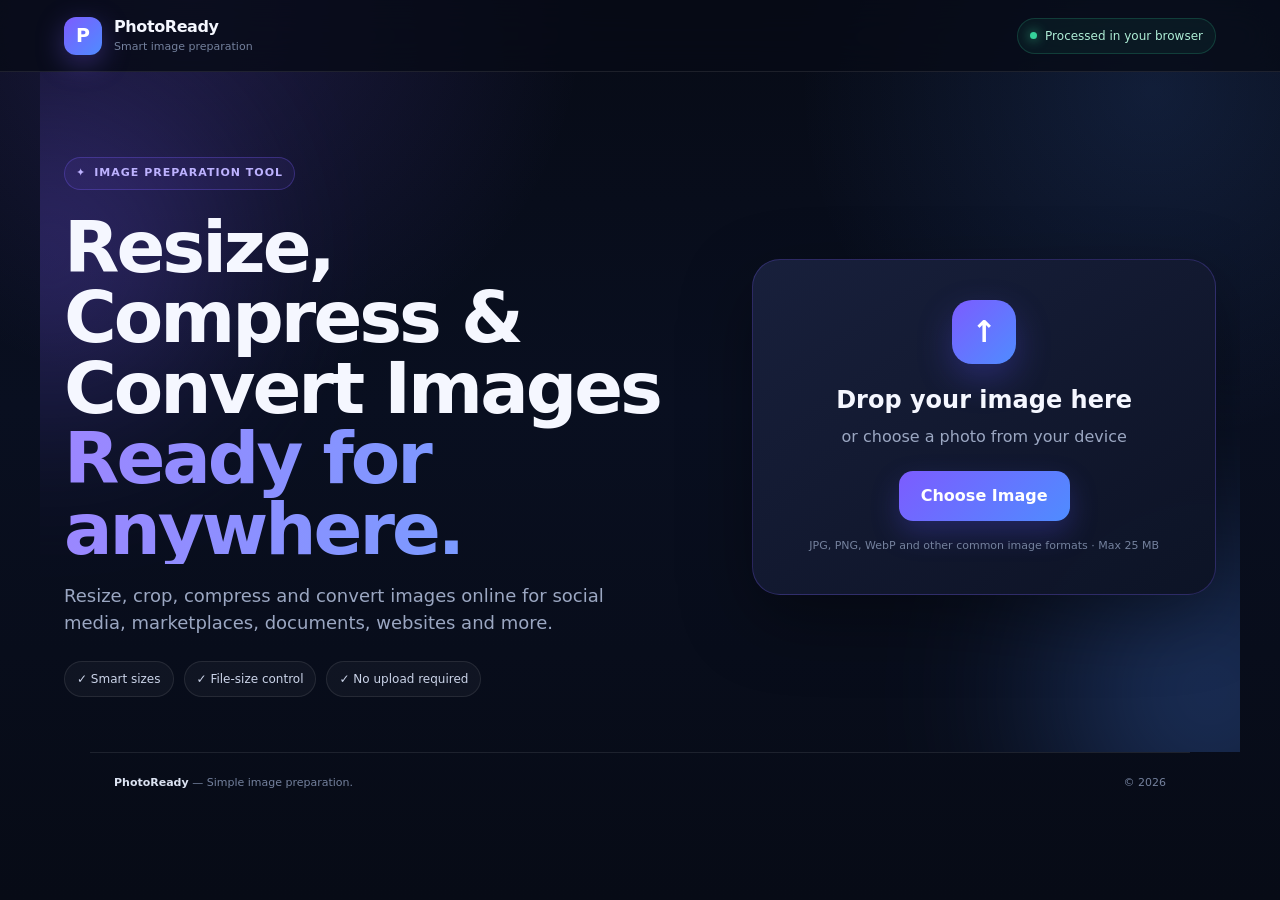
<file: index.html>
<!DOCTYPE html>
<html lang="en">
<head>
  <meta charset="UTF-8">
  <meta name="viewport" content="width=device-width, initial-scale=1.0">

  <title>PhotoReady — Resize, Compress & Convert Images Online</title>

  <meta
    name="description"
    content="Resize, crop, compress and convert images online for social media, marketplaces, documents and websites. PhotoReady processes your images in your browser."
  >
  <meta name="robots" content="index, follow">
  <meta name="author" content="PhotoReady">
  <meta name="theme-color" content="#0b1020">

  <link rel="canonical" href="https://mhoho353-ai.github.io/PhotoReady/">

  <meta property="og:type" content="website">
  <meta property="og:title" content="PhotoReady — Resize, Compress & Convert Images Online">
  <meta
    property="og:description"
    content="Resize, crop, compress and convert images for social media, marketplaces, documents and websites. Process images directly in your browser."
  >
  <meta property="og:url" content="https://mhoho353-ai.github.io/PhotoReady/">
  <meta property="og:site_name" content="PhotoReady">

  <meta name="twitter:card" content="summary">
  <meta name="twitter:title" content="PhotoReady — Resize, Compress & Convert Images Online">
  <meta
    name="twitter:description"
    content="Resize, crop, compress and convert images for social media, marketplaces, documents and websites."
  >

  <link rel="stylesheet" href="style.css">

  <script type="application/ld+json">
  {
    "@context": "https://schema.org",
    "@type": "WebApplication",
    "name": "PhotoReady",
    "url": "https://mhoho353-ai.github.io/PhotoReady/",
    "description": "Browser-based image preparation tool for resizing, cropping, compressing and converting images.",
    "applicationCategory": "MultimediaApplication",
    "operatingSystem": "Any",
    "browserRequirements": "Requires a modern web browser with JavaScript enabled"
  }
  </script>
</head>

<body>


  <header class="topbar">
    <div class="brand">
      <div class="brand-mark">P</div>

      <div>
        <div class="brand-name">PhotoReady</div>
        <div class="brand-sub">Smart image preparation</div>
      </div>
    </div>

    <div class="privacy-pill">
      <span class="privacy-dot"></span>
      Processed in your browser
    </div>
  </header>


  <main>

    <!-- HERO -->
    <section class="hero">

      <div class="hero-glow glow-one"></div>
      <div class="hero-glow glow-two"></div>

      <div class="hero-content">

        <div class="eyebrow">
          <span>✦</span>
          IMAGE PREPARATION TOOL
        </div>

        <h1>
          Resize, Compress & Convert Images
          <span>Ready for anywhere.</span>
        </h1>

        <p class="hero-text">
          Resize, crop, compress and convert images online for social media,
          marketplaces, documents, websites and more.
        </p>

        <div class="hero-points">
          <span>✓ Smart sizes</span>
          <span>✓ File-size control</span>
          <span>✓ No upload required</span>
        </div>

      </div>


      <!-- UPLOAD -->
      <div class="upload-card" id="uploadCard">

        <div class="upload-icon">
          ↑
        </div>

        <h2>Drop your image here</h2>

        <p>
          or choose a photo from your device
        </p>

        <label class="upload-button">
          Choose Image
          <input
            type="file"
            id="imageInput"
            accept="image/*"
          >
        </label>

        <div class="upload-note">
          JPG, PNG, WebP and other common image formats · Max 25 MB
        </div>

      </div>

    </section>


    <!-- EDITOR -->
    <section class="workspace" id="editorSection">

      <!-- ORIGINAL -->
      <div class="section-heading">
        <div>
          <div class="section-kicker">STEP 1</div>
          <h2>Your image</h2>
        </div>

        <button class="ghost-button" id="changeImageBtn">
          Change image
        </button>
      </div>


      <div class="original-card card">

        <div class="original-preview">
          <img id="originalPreview" alt="Original image">
        </div>

        <div class="original-info">

          <div class="file-name" id="fileName">
            image.jpg
          </div>

          <div class="file-meta">
            <span id="originalDimensions">—</span>
            <span>•</span>
            <span id="originalSize">—</span>
          </div>

          <div class="check-panel">

            <div class="check-title">
              <span class="check-icon">✓</span>
              Photo Check
            </div>

            <div class="check-list" id="checkList">
              <div>
                <span>✓</span>
                Image loaded successfully
              </div>

              <div>
                <span>✓</span>
                Ready for processing
              </div>

              <div>
                <span>✓</span>
                Original image stays unchanged
              </div>
            </div>

          </div>

        </div>

      </div>


      <!-- PRESETS -->
      <div class="section-heading preset-heading">

        <div>
          <div class="section-kicker">STEP 2</div>
          <h2>What do you need it for?</h2>
          <p class="section-description">
            Choose a ready-made size or use Custom.
          </p>
        </div>

      </div>


      <div class="preset-tools">

        <div class="search-box">
          <span>⌕</span>

          <input
            type="search"
            id="presetSearch"
            placeholder="Search: YouTube, Etsy, passport..."
            autocomplete="off"
          >
        </div>

        <div class="category-tabs" id="categoryTabs">

          <button class="category-tab active" data-category="all">
            All
          </button>

          <button class="category-tab" data-category="documents">
            🪪 Documents
          </button>

          <button class="category-tab" data-category="commerce">
            🛍 Selling
          </button>

          <button class="category-tab" data-category="social">
            📱 Social
          </button>

          <button class="category-tab" data-category="professional">
            💼 Work
          </button>

          <button class="category-tab" data-category="general">
            ✦ General
          </button>

        </div>

      </div>


      <div class="preset-grid" id="presetGrid"></div>

      <div class="empty-search" id="emptySearch">
        No matching presets found.
      </div>


      <!-- SETTINGS -->
      <section class="settings-card card" id="settingsCard">

        <div class="settings-top">

          <div>
            <div class="section-kicker">STEP 3</div>

            <h2 id="selectedPresetTitle">
              Select a preset
            </h2>

            <p id="selectedPresetDescription">
              Choose an option above.
            </p>
          </div>

          <div class="selected-badge">
            ✓ Selected
          </div>

        </div>


        <div class="settings-grid">

          <div class="setting">

            <label for="formatSelect">
              Output format
            </label>

            <select id="formatSelect">
              <option value="image/jpeg">JPG</option>
              <option value="image/png">PNG</option>
              <option value="image/webp">WebP</option>
            </select>

            <div class="setting-help">
              JPG is usually the best choice for photos.
            </div>

          </div>


          <div class="setting">

            <label for="fitSelect">
              Image fitting
            </label>

            <select id="fitSelect">

              <option value="crop">
                Fill & crop
              </option>

              <option value="contain">
                Fit inside
              </option>

            </select>

            <div class="setting-help">
              Crop fills the frame. Fit keeps the whole image.
            </div>

          </div>


          <div class="setting">

            <label for="qualityRange">
              Quality
              <strong id="qualityValue">90%</strong>
            </label>

            <input
              type="range"
              id="qualityRange"
              min="40"
              max="100"
              value="90"
            >

            <div class="setting-help">
              Higher quality usually means a larger file.
            </div>

          </div>


          <div class="setting">

            <label for="sizeTarget">
              Target file size
            </label>

            <select id="sizeTarget">

              <option value="best">
                Best quality
              </option>

              <option value="100">
                Under 100 KB
              </option>

              <option value="250">
                Under 250 KB
              </option>

              <option value="500">
                Under 500 KB
              </option>

              <option value="1024">
                Under 1 MB
              </option>

            </select>

            <div class="setting-help">
              The tool will try to reduce quality until it reaches the target.
            </div>

          </div>

        </div>


        <div class="advanced-note">
          <span>ⓘ</span>

          <div>
            <strong>Important:</strong>
            Target size is an automatic best-effort compression.
            Very detailed images may not reach extremely small sizes
            without visible quality loss.
          </div>
        </div>


        <div class="action-row">

          <button
            class="primary-button"
            id="prepareButton"
          >
            <span>✦</span>
            Make My Photo Ready
          </button>

          <button
            class="secondary-button"
            id="multipleButton"
          >
            Create Multiple Versions
          </button>

        </div>

      </section>


      <!-- RESULT -->
      <section class="result-card card" id="resultCard">

        <div class="result-header">

          <div>
            <div class="section-kicker">RESULT</div>
            <h2>Your photo is ready</h2>
          </div>

          <div class="success-badge">
            ✓ Ready
          </div>

        </div>


        <div class="result-content">

          <div class="result-preview">
            <img id="resultPreview" alt="Prepared image">
          </div>


          <div class="result-info">

            <div class="result-stats">

              <div class="result-stat">
                <span>Dimensions</span>
                <strong id="resultDimensions">—</strong>
              </div>

              <div class="result-stat">
                <span>File size</span>
                <strong id="resultSize">—</strong>
              </div>

              <div class="result-stat">
                <span>Format</span>
                <strong id="resultFormat">—</strong>
              </div>

            </div>


            <div class="result-actions">

              <a
                class="download-button"
                id="downloadButton"
                href="#"
                download
              >
                ↓ Download Image
              </a>

              <button
                class="ghost-button full"
                id="prepareAnotherButton"
              >
                Prepare Another Version
              </button>

            </div>

          </div>

        </div>

      </section>


      <!-- MULTIPLE RESULTS -->
      <section
        class="multi-card card"
        id="multiCard"
      >

        <div class="result-header">

          <div>
            <div class="section-kicker">BATCH</div>
            <h2>Multiple versions</h2>

            <p>
              One image, several ready-to-use versions.
            </p>
          </div>

          <div class="success-badge">
            ✓ Complete
          </div>

        </div>


        <div
          class="multi-results"
          id="multiResults"
        ></div>

      </section>


      <!-- SEO / HELP CONTENT -->
      <section class="seo-content" aria-labelledby="about-photoready">
        <div class="section-heading">
          <div>
            <div class="section-kicker">PHOTO TOOLS</div>
            <h2 id="about-photoready">Prepare images for where you need them</h2>
          </div>
        </div>

        <div class="seo-copy">
          <p>
            PhotoReady is an online image preparation tool for resizing, cropping,
            compressing and converting common image formats. Choose a ready-made
            preset for social media, online marketplaces, documents or professional
            use, then download the prepared image.
          </p>

          <div class="seo-grid">
            <div class="card seo-item">
              <h3>Resize Images Online</h3>
              <p>
                Change an image to a ready-to-use size for profiles, posts,
                thumbnails, product listings and other common formats.
              </p>
            </div>

            <div class="card seo-item">
              <h3>Compress JPG and PNG Images</h3>
              <p>
                Reduce image file size with adjustable quality and optional
                target sizes while keeping control over the output.
              </p>
            </div>

            <div class="card seo-item">
              <h3>Convert Images to WebP</h3>
              <p>
                Convert supported images to modern web-friendly formats such as
                WebP, or export as JPG or PNG.
              </p>
            </div>

            <div class="card seo-item">
              <h3>Prepare Images for Social Media & Marketplaces</h3>
              <p>
                Use presets for platforms and common use cases such as YouTube,
                Instagram, Facebook, LinkedIn, Amazon and Etsy.
              </p>
            </div>
          </div>

          <p class="seo-privacy">
            <strong>Privacy by design:</strong> PhotoReady processes images in your
            browser. Images are not intentionally uploaded to a PhotoReady server.
          </p>
        </div>
      </section>


      <!-- FOOTNOTE -->
      <div class="privacy-note">

        <span>🔒</span>

        <div>
          <strong>Your image stays on your device.</strong>
          PhotoReady processes images in your browser.
          Images are not intentionally uploaded to a PhotoReady server.
        </div>

      </div>

    </section>

  </main>


  <footer>

    <div>
      <strong>PhotoReady</strong>
      <span> — Simple image preparation.</span>
    </div>

    <div>
      © <span id="year"></span>
    </div>

  </footer>


  <div
    class="toast"
    id="toast"
    role="status"
    aria-live="polite"
  ></div>


  <script src="app.js"></script>

</body>
</html>
</file>
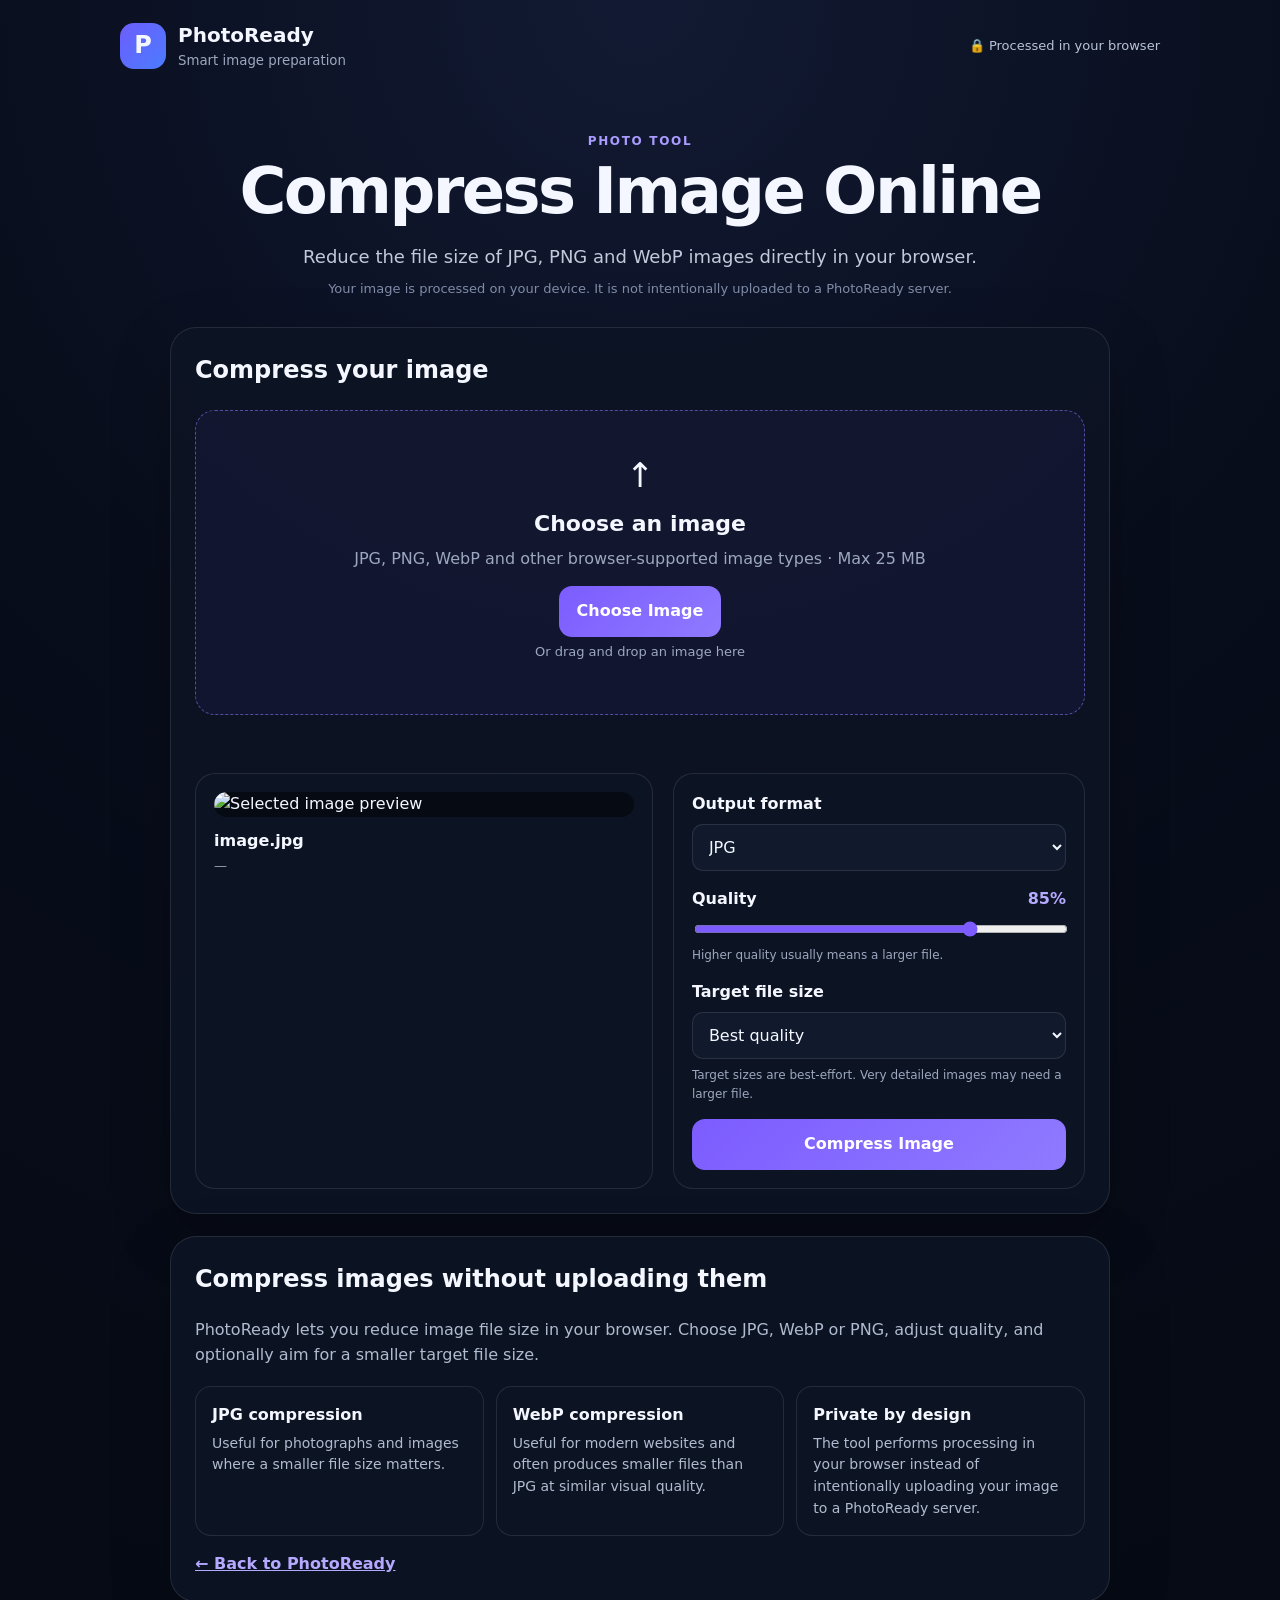
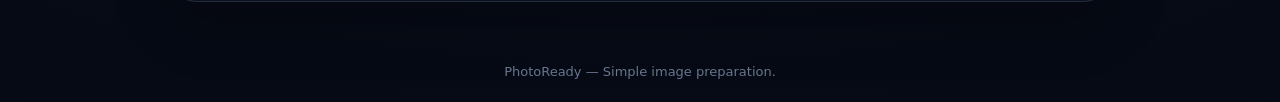
<file: tools/compress-image/index.html>
<!DOCTYPE html>
<html lang="en">
<head>
  <meta charset="UTF-8">
  <meta name="viewport" content="width=device-width, initial-scale=1.0">

  <title>Compress Image Online — JPG, PNG & WebP | PhotoReady</title>

  <meta
    name="description"
    content="Compress JPG, PNG and WebP images online in your browser. Reduce image file size with adjustable quality and optional target sizes. No image upload required."
  >

  <meta name="robots" content="index, follow">
  <meta name="author" content="PhotoReady">
  <meta name="theme-color" content="#0b1020">

  <link
    rel="canonical"
    href="https://mhoho353-ai.github.io/PhotoReady/tools/compress-image/"
  >

  <meta property="og:type" content="website">
  <meta
    property="og:title"
    content="Compress Image Online — JPG, PNG & WebP | PhotoReady"
  >
  <meta
    property="og:description"
    content="Reduce image file size directly in your browser with PhotoReady. No image upload required."
  >
  <meta
    property="og:url"
    content="https://mhoho353-ai.github.io/PhotoReady/tools/compress-image/"
  >
  <meta property="og:site_name" content="PhotoReady">

  <meta name="twitter:card" content="summary">
  <meta
    name="twitter:title"
    content="Compress Image Online | PhotoReady"
  >
  <meta
    name="twitter:description"
    content="Compress JPG, PNG and WebP images in your browser without uploading them to a server."
  >

  <script type="application/ld+json">
  {
    "@context": "https://schema.org",
    "@type": "WebApplication",
    "name": "PhotoReady Image Compressor",
    "url": "https://mhoho353-ai.github.io/PhotoReady/tools/compress-image/",
    "description": "Browser-based image compression tool for JPG, PNG and WebP images.",
    "applicationCategory": "MultimediaApplication",
    "operatingSystem": "Any",
    "browserRequirements": "Requires a modern web browser with JavaScript enabled",
    "isPartOf": {
      "@type": "WebApplication",
      "name": "PhotoReady",
      "url": "https://mhoho353-ai.github.io/PhotoReady/"
    }
  }
  </script>

  <link rel="stylesheet" href="style.css">
</head>

<body>

  <header class="topbar">

    <a
      class="brand"
      href="../../"
      aria-label="PhotoReady home"
    >
      <span class="brand-mark">P</span>

      <span>
        <strong>PhotoReady</strong>
        <small>Smart image preparation</small>
      </span>
    </a>

    <span class="privacy-pill">
      🔒 Processed in your browser
    </span>

  </header>


  <main>

    <!-- HERO -->

    <section class="hero">

      <p class="eyebrow">
        PHOTO TOOL
      </p>

      <h1>
        Compress Image Online
      </h1>

      <p class="lead">
        Reduce the file size of JPG, PNG and WebP images
        directly in your browser.
      </p>

      <p class="privacy">
        Your image is processed on your device.
        It is not intentionally uploaded to a PhotoReady server.
      </p>

    </section>


    <!-- TOOL -->

    <section
      class="tool-card"
      aria-labelledby="compress-tool-title"
    >

      <h2 id="compress-tool-title">
        Compress your image
      </h2>


      <!-- UPLOAD -->

      <div
        class="drop-zone"
        id="dropZone"
      >

        <div class="upload-icon">
          ↑
        </div>

        <h3>
          Choose an image
        </h3>

        <p>
          JPG, PNG, WebP and other browser-supported image types
          · Max 25 MB
        </p>

        <button
          class="primary"
          id="uploadButton"
          type="button"
        >
          Choose Image
        </button>

        <input
          id="fileInput"
          type="file"
          accept="image/*"
          hidden
        >

        <p class="drop-hint">
          Or drag and drop an image here
        </p>

      </div>


      <!-- MESSAGES -->

      <div
        class="message"
        id="message"
        role="status"
        aria-live="polite"
      ></div>


      <!-- EDITOR -->

      <section
        class="editor"
        id="editor"
        hidden
      >

        <!-- IMAGE -->

        <div class="image-card">

          <img
            id="preview"
            alt="Selected image preview"
          >

          <div class="image-meta">

            <strong id="fileName">
              image.jpg
            </strong>

            <span id="originalInfo">
              —
            </span>

          </div>

        </div>


        <!-- SETTINGS -->

        <div class="settings">

          <div class="field">

            <label for="format">
              Output format
            </label>

            <select id="format">

              <option value="jpg">
                JPG
              </option>

              <option value="webp">
                WebP
              </option>

              <option value="png">
                PNG
              </option>

            </select>

          </div>


          <div class="field">

            <label for="quality">

              Quality

              <strong id="qualityValue">
                85%
              </strong>

            </label>

            <input
              id="quality"
              type="range"
              min="40"
              max="100"
              value="85"
            >

            <small>
              Higher quality usually means a larger file.
            </small>

          </div>


          <div class="field">

            <label for="target">
              Target file size
            </label>

            <select id="target">

              <option value="best">
                Best quality
              </option>

              <option value="100">
                Under 100 KB
              </option>

              <option value="250">
                Under 250 KB
              </option>

              <option value="500">
                Under 500 KB
              </option>

              <option value="1024">
                Under 1 MB
              </option>

            </select>

            <small>
              Target sizes are best-effort.
              Very detailed images may need a larger file.
            </small>

          </div>


          <button
            class="primary full"
            id="compressButton"
            type="button"
          >
            Compress Image
          </button>

        </div>

      </section>


      <!-- RESULT -->

      <section
        class="result"
        id="result"
        hidden
        aria-labelledby="result-title"
      >

        <div>

          <p class="eyebrow">
            RESULT
          </p>

          <h2 id="result-title">
            Your compressed image is ready
          </h2>

          <p id="resultInfo">
            —
          </p>

        </div>


        <img
          id="resultPreview"
          alt="Compressed image preview"
        >


        <div class="result-actions">

          <a
            class="download"
            id="download"
            href="#"
            download
          >
            ↓ Download Image
          </a>

          <button
            class="secondary"
            id="newImage"
            type="button"
          >
            Choose Another Image
          </button>

        </div>

      </section>

    </section>


    <!-- SEO CONTENT -->

    <section class="content">

      <h2>
        Compress images without uploading them
      </h2>

      <p>
        PhotoReady lets you reduce image file size in your browser.
        Choose JPG, WebP or PNG, adjust quality, and optionally
        aim for a smaller target file size.
      </p>


      <div class="info-grid">

        <article>

          <h3>
            JPG compression
          </h3>

          <p>
            Useful for photographs and images where
            a smaller file size matters.
          </p>

        </article>


        <article>

          <h3>
            WebP compression
          </h3>

          <p>
            Useful for modern websites and often produces
            smaller files than JPG at similar visual quality.
          </p>

        </article>


        <article>

          <h3>
            Private by design
          </h3>

          <p>
            The tool performs processing in your browser
            instead of intentionally uploading your image
            to a PhotoReady server.
          </p>

        </article>

      </div>


      <p class="back-link">

        <a href="../../">
          ← Back to PhotoReady
        </a>

      </p>

    </section>

  </main>


  <footer>
    PhotoReady — Simple image preparation.
  </footer>


  <script src="app.js"></script>

</body>
</html>
</file>
<file: style.css>
:root {
  --bg: #070b16;
  --bg-2: #0c1224;
  --card: rgba(16, 23, 43, 0.92);
  --card-2: #111a31;

  --text: #f5f7ff;
  --muted: #9ba7c2;
  --muted-2: #74819d;

  --border: rgba(255,255,255,.09);

  --primary: #7c5cff;
  --primary-2: #4f8cff;
  --primary-dark: #6044e8;

  --green: #35d39a;
  --yellow: #f7c75b;
  --red: #ff6b7a;

  --shadow:
    0 25px 70px rgba(0,0,0,.35);

  --radius: 22px;
}


* {
  box-sizing: border-box;
}


html {
  scroll-behavior: smooth;
}


body {
  margin: 0;
  min-height: 100vh;

  font-family:
    Inter,
    ui-sans-serif,
    system-ui,
    -apple-system,
    BlinkMacSystemFont,
    "Segoe UI",
    sans-serif;

  color: var(--text);

  background:
    radial-gradient(
      circle at 15% 0%,
      rgba(124,92,255,.18),
      transparent 28%
    ),
    radial-gradient(
      circle at 90% 10%,
      rgba(79,140,255,.14),
      transparent 25%
    ),
    linear-gradient(
      180deg,
      #070b16 0%,
      #090f20 45%,
      #070b16 100%
    );

  line-height: 1.5;
}


button,
input,
select {
  font: inherit;
}


button {
  cursor: pointer;
}


img {
  max-width: 100%;
  display: block;
}


/* TOPBAR */

.topbar {
  position: sticky;
  top: 0;
  z-index: 50;

  height: 72px;

  display: flex;
  align-items: center;
  justify-content: space-between;

  padding: 0 5vw;

  background: rgba(7,11,22,.78);
  backdrop-filter: blur(18px);

  border-bottom: 1px solid var(--border);
}


.brand {
  display: flex;
  align-items: center;
  gap: 12px;
}


.brand-mark {
  width: 38px;
  height: 38px;

  display: grid;
  place-items: center;

  border-radius: 12px;

  color: white;
  font-weight: 900;
  font-size: 19px;

  background:
    linear-gradient(
      135deg,
      var(--primary),
      var(--primary-2)
    );

  box-shadow:
    0 8px 28px rgba(124,92,255,.35);
}


.brand-name {
  font-weight: 850;
  letter-spacing: -.4px;
}


.brand-sub {
  color: var(--muted-2);
  font-size: 11px;
}


.privacy-pill {
  display: flex;
  align-items: center;
  gap: 8px;

  padding: 8px 12px;

  border: 1px solid rgba(53,211,154,.2);
  border-radius: 999px;

  color: #aeeed6;
  background: rgba(53,211,154,.06);

  font-size: 12px;
}


.privacy-dot {
  width: 7px;
  height: 7px;
  border-radius: 50%;
  background: var(--green);

  box-shadow: 0 0 12px var(--green);
}


/* HERO */

.hero {
  position: relative;

  max-width: 1200px;
  margin: auto;

  padding:
    85px 24px
    55px;

  display: grid;
  grid-template-columns:
    minmax(0, 1fr)
    minmax(360px, .75fr);

  gap: 70px;

  align-items: center;

  overflow: hidden;
}


.hero-glow {
  position: absolute;

  width: 320px;
  height: 320px;

  border-radius: 50%;

  filter: blur(90px);

  pointer-events: none;

  opacity: .28;
}


.glow-one {
  left: -150px;
  top: 20px;
  background: var(--primary);
}


.glow-two {
  right: -130px;
  bottom: -100px;
  background: var(--primary-2);
}


.hero-content {
  position: relative;
  z-index: 1;
}


.eyebrow {
  display: inline-flex;
  align-items: center;
  gap: 8px;

  padding: 7px 11px;

  border-radius: 999px;

  border: 1px solid rgba(124,92,255,.3);

  background: rgba(124,92,255,.08);

  color: #bdb2ff;

  font-size: 11px;
  font-weight: 800;
  letter-spacing: 1px;
}


.hero h1 {
  margin: 22px 0 18px;

  max-width: 650px;

  font-size:
    clamp(42px, 6vw, 72px);

  line-height: .98;

  letter-spacing: -3px;
}


.hero h1 span {
  display: block;

  background:
    linear-gradient(
      100deg,
      #9c86ff,
      #69a5ff
    );

  -webkit-background-clip: text;
  background-clip: text;

  color: transparent;
}


.hero-text {
  max-width: 560px;

  margin: 0;

  color: var(--muted);

  font-size: 18px;
}


.hero-points {
  display: flex;
  flex-wrap: wrap;
  gap: 10px;

  margin-top: 25px;
}


.hero-points span {
  padding: 8px 12px;

  border: 1px solid var(--border);

  border-radius: 999px;

  background: rgba(255,255,255,.035);

  color: #cbd4e9;

  font-size: 12px;
}


/* UPLOAD */

.upload-card {
  position: relative;
  z-index: 2;

  padding: 40px 30px;

  text-align: center;

  border: 1px solid rgba(124,92,255,.25);

  border-radius: 28px;

  background:
    linear-gradient(
      145deg,
      rgba(25,33,61,.96),
      rgba(13,19,37,.96)
    );

  box-shadow: var(--shadow);

  transition: .2s ease;
}


.upload-card.dragover {
  transform: translateY(-4px);

  border-color: #8c74ff;

  box-shadow:
    0 25px 80px rgba(124,92,255,.25);
}


.upload-icon {
  width: 64px;
  height: 64px;

  margin: 0 auto 18px;

  display: grid;
  place-items: center;

  border-radius: 20px;

  font-size: 30px;
  font-weight: 900;

  color: white;

  background:
    linear-gradient(
      135deg,
      var(--primary),
      var(--primary-2)
    );

  box-shadow:
    0 14px 35px rgba(93,83,255,.28);
}


.upload-card h2 {
  margin: 0 0 7px;

  font-size: 24px;
}


.upload-card p {
  margin: 0 0 22px;

  color: var(--muted);
}


.upload-button,
.primary-button {
  display: inline-flex;

  align-items: center;
  justify-content: center;

  gap: 9px;

  min-height: 50px;

  padding: 0 22px;

  border: 0;
  border-radius: 14px;

  color: white;

  font-weight: 800;

  background:
    linear-gradient(
      135deg,
      var(--primary),
      var(--primary-2)
    );

  box-shadow:
    0 12px 28px rgba(93,83,255,.25);

  transition: .18s ease;
}


.upload-button:hover,
.primary-button:hover {
  transform: translateY(-2px);

  box-shadow:
    0 16px 34px rgba(93,83,255,.32);
}


.upload-button input {
  display: none;
}


.upload-note {
  margin-top: 17px;

  color: var(--muted-2);

  font-size: 11px;
}


/* WORKSPACE */

.workspace {
  display: none;

  max-width: 1100px;

  margin: auto;

  padding:
    25px 24px
    80px;
}


.section-heading {
  display: flex;
  align-items: flex-end;
  justify-content: space-between;

  gap: 20px;

  margin:
    30px 0
    16px;
}


.section-kicker {
  color: #9e8cff;

  font-size: 10px;
  font-weight: 900;

  letter-spacing: 1.5px;
}


.section-heading h2,
.settings-top h2,
.result-header h2 {
  margin:
    4px 0 0;

  font-size: 26px;

  letter-spacing: -.7px;
}


.section-description {
  margin: 5px 0 0;

  color: var(--muted);

  font-size: 13px;
}


/* CARD */

.card {
  border: 1px solid var(--border);

  border-radius: var(--radius);

  background:
    linear-gradient(
      145deg,
      rgba(18,26,48,.96),
      rgba(11,17,33,.96)
    );

  box-shadow:
    0 18px 55px rgba(0,0,0,.2);
}


/* ORIGINAL */

.original-card {
  display: grid;

  grid-template-columns:
    230px
    minmax(0,1fr);

  gap: 24px;

  padding: 18px;
}


.original-preview {
  height: 190px;

  overflow: hidden;

  display: flex;
  align-items: center;
  justify-content: center;

  border-radius: 15px;

  background:
    repeating-conic-gradient(
      #151d31 0 25%,
      #10172a 0 50%
    ) 50% / 20px 20px;
}


.original-preview img {
  width: 100%;
  height: 100%;

  object-fit: contain;
}


.original-info {
  padding: 5px 4px;
}


.file-name {
  font-weight: 800;

  overflow: hidden;
  text-overflow: ellipsis;
  white-space: nowrap;
}


.file-meta {
  display: flex;
  gap: 8px;

  margin-top: 6px;

  color: var(--muted);

  font-size: 12px;
}


.check-panel {
  margin-top: 24px;

  padding: 15px;

  border:
    1px solid rgba(53,211,154,.13);

  border-radius: 15px;

  background:
    rgba(53,211,154,.035);
}


.check-title {
  display: flex;
  align-items: center;
  gap: 8px;

  font-weight: 800;

  font-size: 13px;
}


.check-icon {
  width: 22px;
  height: 22px;

  display: grid;
  place-items: center;

  border-radius: 50%;

  color: #061b13;
  background: var(--green);

  font-size: 12px;
  font-weight: 900;
}


.check-list {
  display: grid;

  gap: 7px;

  margin-top: 11px;

  color: #a9b6cc;

  font-size: 12px;
}


.check-list div {
  display: flex;
  gap: 8px;
}


.check-list span {
  color: var(--green);
}


/* BUTTONS */

.ghost-button,
.secondary-button {
  border: 1px solid var(--border);

  background: rgba(255,255,255,.035);

  color: #d9e0ef;

  border-radius: 12px;

  min-height: 42px;

  padding: 0 15px;

  font-weight: 750;

  transition: .18s ease;
}


.ghost-button:hover,
.secondary-button:hover {
  border-color: rgba(124,92,255,.4);

  background:
    rgba(124,92,255,.08);
}


.ghost-button.full {
  width: 100%;
}


/* PRESET TOOLS */

.preset-tools {
  display: grid;

  gap: 14px;

  margin-bottom: 18px;
}


.search-box {
  position: relative;
}


.search-box span {
  position: absolute;

  left: 15px;
  top: 50%;

  transform: translateY(-50%);

  color: var(--muted);
}


.search-box input {
  width: 100%;

  height: 50px;

  padding:
    0 16px
    0 42px;

  color: var(--text);

  background: rgba(255,255,255,.035);

  border: 1px solid var(--border);

  border-radius: 14px;

  outline: none;
}


.search-box input:focus {
  border-color: rgba(124,92,255,.65);

  box-shadow:
    0 0 0 4px rgba(124,92,255,.08);
}


.category-tabs {
  display: flex;

  gap: 8px;

  overflow-x: auto;

  padding-bottom: 3px;

  scrollbar-width: none;
}


.category-tabs::-webkit-scrollbar {
  display: none;
}


.category-tab {
  flex: 0 0 auto;

  padding: 9px 13px;

  border: 1px solid var(--border);

  border-radius: 999px;

  background: rgba(255,255,255,.03);

  color: var(--muted);

  font-size: 12px;

  transition: .15s ease;
}


.category-tab.active {
  color: white;

  border-color:
    rgba(124,92,255,.5);

  background:
    rgba(124,92,255,.13);
}


/* PRESETS */

.preset-grid {
  display: grid;

  grid-template-columns:
    repeat(4, minmax(0,1fr));

  gap: 11px;
}


.preset {
  min-height: 112px;

  padding: 14px;

  text-align: left;

  border:
    1px solid var(--border);

  border-radius: 16px;

  background:
    rgba(255,255,255,.025);

  color: var(--text);

  transition:
    transform .16s ease,
    border-color .16s ease,
    background .16s ease;
}


.preset:hover {
  transform: translateY(-2px);

  border-color:
    rgba(124,92,255,.4);

  background:
    rgba(124,92,255,.055);
}


.preset.selected {
  border-color:
    rgba(124,92,255,.75);

  background:
    linear-gradient(
      145deg,
      rgba(124,92,255,.13),
      rgba(79,140,255,.07)
    );

  box-shadow:
    0 10px 30px rgba(124,92,255,.1);
}


.preset-icon {
  font-size: 20px;

  margin-bottom: 9px;
}


.preset-title {
  font-weight: 800;

  font-size: 13px;
}


.preset-meta {
  margin-top: 3px;

  color: var(--muted-2);

  font-size: 10px;
}


.preset-description {
  margin-top: 7px;

  color: var(--muted);

  font-size: 10px;

  line-height: 1.35;
}


.empty-search {
  display: none;

  padding: 25px;

  text-align: center;

  color: var(--muted);
}


/* SETTINGS */

.settings-card {
  display: none;

  margin-top: 28px;

  padding: 23px;
}


.settings-top,
.result-header {
  display: flex;

  align-items: flex-start;

  justify-content: space-between;

  gap: 20px;
}


.settings-top p,
.result-header p {
  margin: 5px 0 0;

  color: var(--muted);

  font-size: 13px;
}


.selected-badge,
.success-badge {
  flex: 0 0 auto;

  padding: 7px 10px;

  border-radius: 999px;

  color: #aef0d8;

  background:
    rgba(53,211,154,.07);

  border:
    1px solid rgba(53,211,154,.17);

  font-size: 11px;

  font-weight: 800;
}


.settings-grid {
  display: grid;

  grid-template-columns:
    repeat(2, minmax(0,1fr));

  gap: 17px;

  margin-top: 25px;
}


.setting label {
  display: flex;

  align-items: center;
  justify-content: space-between;

  margin-bottom: 7px;

  font-size: 12px;

  font-weight: 800;
}


.setting label strong {
  color: #a899ff;
}


.setting select {
  width: 100%;

  height: 45px;

  padding: 0 12px;

  color: var(--text);

  background: #10182d;

  border:
    1px solid var(--border);

  border-radius: 12px;

  outline: none;
}


.setting select option {
  background: #10182d;

  color: white;
}


.setting-help {
  margin-top: 6px;

  color: var(--muted-2);

  font-size: 10px;

  line-height: 1.35;
}


input[type="range"] {
  width: 100%;

  height: 7px;

  margin: 10px 0;

  accent-color: var(--primary);
}


.advanced-note {
  display: flex;

  gap: 10px;

  margin-top: 22px;

  padding: 12px 14px;

  border:
    1px solid rgba(247,199,91,.12);

  border-radius: 13px;

  color: #c5c9d3;

  background:
    rgba(247,199,91,.035);

  font-size: 11px;
}


.advanced-note span {
  color: var(--yellow);
}


.action-row {
  display: flex;

  gap: 10px;

  margin-top: 22px;
}


.primary-button {
  flex: 1;

  min-height: 54px;
}


.secondary-button {
  min-height: 54px;
}


/* RESULT */

.result-card {
  display: none;

  margin-top: 28px;

  padding: 23px;
}


.result-content {
  display: grid;

  grid-template-columns:
    minmax(0,1fr)
    300px;

  gap: 24px;

  margin-top: 20px;
}


.result-preview {
  min-height: 340px;

  display: flex;

  align-items: center;
  justify-content: center;

  overflow: hidden;

  border-radius: 17px;

  background:
    repeating-conic-gradient(
      #151d31 0 25%,
      #10172a 0 50%
    ) 50% / 20px 20px;
}


.result-preview img {
  max-width: 100%;
  max-height: 500px;

  object-fit: contain;
}


.result-info {
  display: flex;

  flex-direction: column;

  justify-content: space-between;

  gap: 20px;
}


.result-stats {
  display: grid;

  gap: 10px;
}


.result-stat {
  padding: 14px;

  border:
    1px solid var(--border);

  border-radius: 13px;

  background:
    rgba(255,255,255,.025);
}


.result-stat span {
  display: block;

  color: var(--muted-2);

  font-size: 10px;
}


.result-stat strong {
  display: block;

  margin-top: 3px;

  font-size: 14px;
}


.result-actions {
  display: grid;

  gap: 9px;
}


.download-button {
  display: flex;

  align-items: center;
  justify-content: center;

  min-height: 50px;

  border-radius: 13px;

  text-decoration: none;

  color: #061b13;

  background:
    linear-gradient(
      135deg,
      #5be0ae,
      #35d39a
    );

  font-weight: 900;

  box-shadow:
    0 12px 30px rgba(53,211,154,.14);
}


/* MULTI */

.multi-card {
  display: none;

  margin-top: 28px;

  padding: 23px;
}


.multi-results {
  display: grid;

  grid-template-columns:
    repeat(3,minmax(0,1fr));

  gap: 12px;

  margin-top: 20px;
}


.multi-item {
  overflow: hidden;

  border:
    1px solid var(--border);

  border-radius: 15px;

  background:
    rgba(255,255,255,.025);
}


.multi-image {
  height: 170px;

  display: flex;

  align-items: center;
  justify-content: center;

  background:
    repeating-conic-gradient(
      #151d31 0 25%,
      #10172a 0 50%
    ) 50% / 20px 20px;
}


.multi-image img {
  width: 100%;
  height: 100%;

  object-fit: contain;
}


.multi-info {
  padding: 12px;
}


.multi-title {
  font-size: 12px;

  font-weight: 850;
}


.multi-meta {
  margin-top: 3px;

  color: var(--muted);

  font-size: 10px;
}


.multi-download {
  display: block;

  margin-top: 9px;

  padding: 9px;

  text-align: center;

  text-decoration: none;

  border-radius: 9px;

  color: #dcd7ff;

  background:
    rgba(124,92,255,.1);

  font-size: 11px;

  font-weight: 800;
}


/* PRIVACY */

.privacy-note {
  display: flex;

  gap: 10px;

  margin-top: 24px;

  padding: 14px 16px;

  color: var(--muted);

  border:
    1px solid var(--border);

  border-radius: 14px;

  background:
    rgba(255,255,255,.018);

  font-size: 11px;
}


.privacy-note span {
  font-size: 17px;
}


/* TOAST */

.toast {
  position: fixed;

  left: 50%;
  bottom: 24px;

  z-index: 100;

  transform:
    translate(-50%, 120px);

  opacity: 0;

  padding: 12px 16px;

  max-width: min(90vw, 450px);

  border:
    1px solid rgba(255,255,255,.12);

  border-radius: 12px;

  color: white;

  background:
    rgba(15,22,42,.95);

  box-shadow:
    0 20px 50px rgba(0,0,0,.4);

  font-size: 12px;

  transition: .25s ease;
}


.toast.show {
  transform:
    translate(-50%, 0);

  opacity: 1;
}


/* FOOTER */

footer {
  display: flex;

  justify-content: space-between;

  max-width: 1100px;

  margin: auto;

  padding:
    22px 24px
    40px;

  border-top:
    1px solid var(--border);

  color: var(--muted-2);

  font-size: 11px;
}


footer strong {
  color: #dce3f2;
}


/* LOADING */

.loading {
  pointer-events: none;

  opacity: .65;
}


.loading::after {
  content: " Processing...";

  font-size: 11px;
}


/* RESPONSIVE */

@media (max-width: 900px) {

  .hero {
    grid-template-columns: 1fr;

    gap: 35px;
  }

  .hero-content {
    text-align: center;
  }

  .hero-text {
    margin: auto;
  }

  .hero-points {
    justify-content: center;
  }

  .upload-card {
    max-width: 600px;

    width: 100%;

    margin: auto;
  }

  .preset-grid {
    grid-template-columns:
      repeat(3,minmax(0,1fr));
  }

  .result-content {
    grid-template-columns: 1fr;
  }

  .result-info {
    display: grid;

    grid-template-columns:
      1fr 1fr;

    align-items: end;
  }

  .result-stats {
    grid-template-columns:
      repeat(3,1fr);
  }

}


@media (max-width: 680px) {

  .topbar {
    padding: 0 16px;
  }

  .privacy-pill {
    display: none;
  }

  .hero {
    padding:
      55px 16px
      35px;
  }

  .hero h1 {
    font-size: 46px;

    letter-spacing: -2.2px;
  }

  .workspace {
    padding:
      10px 16px
      55px;
  }

  .original-card {
    grid-template-columns: 1fr;
  }

  .original-preview {
    height: 230px;
  }

  .preset-grid {
    grid-template-columns:
      repeat(2,minmax(0,1fr));
  }

  .settings-grid {
    grid-template-columns: 1fr;
  }

  .action-row {
    flex-direction: column;
  }

  .result-info {
    grid-template-columns: 1fr;
  }

  .result-stats {
    grid-template-columns: 1fr;
  }

  .multi-results {
    grid-template-columns: 1fr;
  }

  footer {
    flex-direction: column;

    gap: 7px;
  }

}


@media (max-width: 390px) {

  .hero h1 {
    font-size: 39px;
  }

  .preset-grid {
    grid-template-columns: 1fr 1fr;
  }

  .preset {
    min-height: 105px;

    padding: 11px;
  }

  .preset-description {
    display: none;
  }

}


/* SEO / HELP CONTENT */
.seo-content {
  max-width: 1100px;
  margin: 0 auto;
  padding: 15px 24px 75px;
}

.seo-copy {
  color: var(--muted);
  font-size: 14px;
  line-height: 1.7;
}

.seo-copy > p {
  max-width: 850px;
  margin: 0 0 22px;
}

.seo-grid {
  display: grid;
  grid-template-columns: repeat(2, minmax(0, 1fr));
  gap: 14px;
}

.seo-item {
  padding: 20px;
}

.seo-item h3 {
  margin: 0 0 7px;
  color: var(--text);
  font-size: 16px;
}

.seo-item p {
  margin: 0;
  color: var(--muted);
  font-size: 13px;
}

.seo-privacy {
  margin-top: 20px !important;
}

@media (max-width: 720px) {
  .seo-content {
    padding-left: 18px;
    padding-right: 18px;
  }

  .seo-grid {
    grid-template-columns: 1fr;
  }
}
</file>
<file: tools/compress-image/style.css>
* {
  box-sizing: border-box;
}

:root {
  color-scheme: dark;

  --bg: #080d1b;
  --panel: #101728;
  --panel-2: #0c1323;

  --border: rgba(255, 255, 255, .10);

  --text: #f4f7ff;
  --muted: #9ca8bf;

  --accent: #7c5cff;
  --accent-2: #8f7aff;

  --success: #4ade80;
}

html {
  scroll-behavior: smooth;
}

body {
  margin: 0;
  min-height: 100vh;

  background:
    radial-gradient(
      circle at 50% 0%,
      #121a33 0,
      var(--bg) 42%,
      #060a14 100%
    );

  color: var(--text);

  font-family:
    system-ui,
    -apple-system,
    BlinkMacSystemFont,
    "Segoe UI",
    sans-serif;

  line-height: 1.55;
}

button,
input,
select {
  font: inherit;
}

button,
a {
  -webkit-tap-highlight-color: transparent;
}

a {
  color: inherit;
}


/* HEADER */

.topbar {

  max-width: 1080px;

  margin: 0 auto;

  padding:
    20px
    20px
    12px;

  display: flex;

  align-items: center;

  justify-content: space-between;

  gap: 16px;
}

.brand {

  display: inline-flex;

  align-items: center;

  gap: 12px;

  text-decoration: none;
}

.brand-mark {

  width: 46px;
  height: 46px;

  border-radius: 14px;

  display: grid;

  place-items: center;

  background:
    linear-gradient(
      135deg,
      #6d5dfc,
      #4b7cff
    );

  font-size: 24px;

  font-weight: 800;
}

.brand strong {

  display: block;

  font-size: 20px;
}

.brand small {

  display: block;

  color: var(--muted);
}

.privacy-pill {

  color: #b9c3d8;

  font-size: 13px;
}


/* MAIN */

main {

  width:
    min(
      940px,
      calc(100% - 28px)
    );

  margin: 0 auto;
}


/* HERO */

.hero {

  text-align: center;

  padding:
    48px
    12px
    28px;
}

.eyebrow {

  margin:
    0
    0
    8px;

  color: #a99bff;

  font-size: 12px;

  font-weight: 800;

  letter-spacing: .14em;
}

h1 {

  margin: 0;

  font-size:
    clamp(
      36px,
      8vw,
      64px
    );

  line-height: 1.05;

  letter-spacing: -.04em;
}

.lead {

  max-width: 680px;

  margin:
    18px
    auto
    8px;

  color: #c1c9da;

  font-size: 18px;
}

.privacy {

  margin: 0 auto;

  color: #7f8ca7;

  font-size: 13px;
}


/* CARDS */

.tool-card,
.content {

  background:
    rgba(
      13,
      20,
      36,
      .88
    );

  border:
    1px solid
    var(--border);

  border-radius: 26px;

  padding: 24px;

  box-shadow:
    0 20px 60px
    rgba(0, 0, 0, .22);
}

.tool-card h2,
.content h2 {

  margin-top: 0;
}


/* UPLOAD */

.drop-zone {

  border:
    1px dashed
    rgba(
      143,
      122,
      255,
      .55
    );

  border-radius: 20px;

  padding:
    38px
    20px;

  text-align: center;

  background:
    rgba(
      124,
      92,
      255,
      .06
    );

  transition:
    .18s ease;
}

.drop-zone.dragging {

  border-color:
    var(--accent-2);

  background:
    rgba(
      124,
      92,
      255,
      .13
    );

  transform:
    translateY(-1px);
}

.upload-icon {

  font-size: 34px;
}

.drop-zone h3 {

  margin:
    6px
    0;

  font-size: 22px;
}

.drop-zone p {

  color: var(--muted);

  margin:
    5px
    0
    14px;
}

.drop-hint {

  font-size: 13px;
}


/* BUTTONS */

.primary,
.secondary,
.download {

  border: 0;

  border-radius: 13px;

  padding:
    13px
    18px;

  font-weight: 800;

  cursor: pointer;

  text-decoration: none;

  display: inline-flex;

  justify-content: center;

  align-items: center;

  gap: 8px;
}

.primary,
.download {

  background:
    linear-gradient(
      135deg,
      var(--accent),
      var(--accent-2)
    );

  color: white;
}

.secondary {

  background: #182137;

  color: var(--text);

  border:
    1px solid
    var(--border);
}

.primary:hover,
.download:hover,
.secondary:hover {

  filter: brightness(1.08);
}

.primary:disabled {

  opacity: .6;

  cursor: wait;
}

.full {

  width: 100%;
}


/* MESSAGE */

.message {

  min-height: 24px;

  margin:
    12px
    2px
    0;

  font-size: 14px;
}

.message.error {

  color: #fca5a5;
}

.message.info {

  color: #a5b4fc;
}


/* EDITOR */

.editor {

  margin-top: 22px;

  display: grid;

  grid-template-columns:
    minmax(0, 1fr)
    minmax(280px, .9fr);

  gap: 20px;
}

.image-card,
.settings,
.result {

  background:
    var(--panel-2);

  border:
    1px solid
    var(--border);

  border-radius: 20px;

  padding: 18px;
}

.image-card img {

  display: block;

  width: 100%;

  max-height: 420px;

  object-fit: contain;

  border-radius: 14px;

  background: #060a12;
}

.image-meta {

  margin-top: 12px;

  display: grid;

  gap: 2px;
}

.image-meta span {

  color: var(--muted);

  font-size: 13px;
}


/* SETTINGS */

.settings {

  display: grid;

  gap: 16px;

  align-content: start;
}

.field {

  display: grid;

  gap: 7px;
}

.field label {

  font-weight: 700;
}

.field label strong {

  float: right;

  color: #b6aaff;
}

.field small {

  color: var(--muted);

  font-size: 12px;
}

select,
input[type="range"] {

  width: 100%;
}

select {

  background: #111a2c;

  color: var(--text);

  border:
    1px solid
    var(--border);

  border-radius: 11px;

  padding: 12px;
}

input[type="range"] {

  accent-color:
    var(--accent);
}


/* RESULT */

.result {

  margin-top: 20px;
}

.result h2 {

  margin:
    0
    0
    5px;
}

.result p {

  color: var(--muted);
}

.result img {

  display: block;

  width:
    min(
      100%,
      600px
    );

  max-height: 500px;

  object-fit: contain;

  margin:
    18px
    auto;

  border-radius: 14px;

  background: #060a12;
}

.result-actions {

  display: flex;

  flex-wrap: wrap;

  gap: 10px;
}


/* CONTENT */

.content {

  margin:
    22px
    0
    40px;
}

.content p {

  color: #b0bbcf;
}

.info-grid {

  display: grid;

  grid-template-columns:
    repeat(3, 1fr);

  gap: 12px;

  margin-top: 18px;
}

.info-grid article {

  background:
    var(--panel-2);

  border:
    1px solid
    var(--border);

  border-radius: 16px;

  padding: 16px;
}

.info-grid h3 {

  margin:
    0
    0
    5px;

  font-size: 16px;
}

.info-grid p {

  margin: 0;

  font-size: 14px;
}

.back-link {

  margin-bottom: 0;
}

.back-link a {

  color: #b5a9ff;

  font-weight: 700;
}


/* FOOTER */

footer {

  text-align: center;

  padding: 20px;

  color: #68758e;

  font-size: 13px;
}


/* MOBILE */

@media (max-width: 720px) {

  .topbar {

    align-items: flex-start;
  }

  .privacy-pill {

    display: none;
  }

  .hero {

    padding-top: 34px;
  }

  .tool-card,
  .content {

    padding: 17px;

    border-radius: 20px;
  }

  .editor {

    grid-template-columns: 1fr;
  }

  .info-grid {

    grid-template-columns: 1fr;
  }
}
</file>
